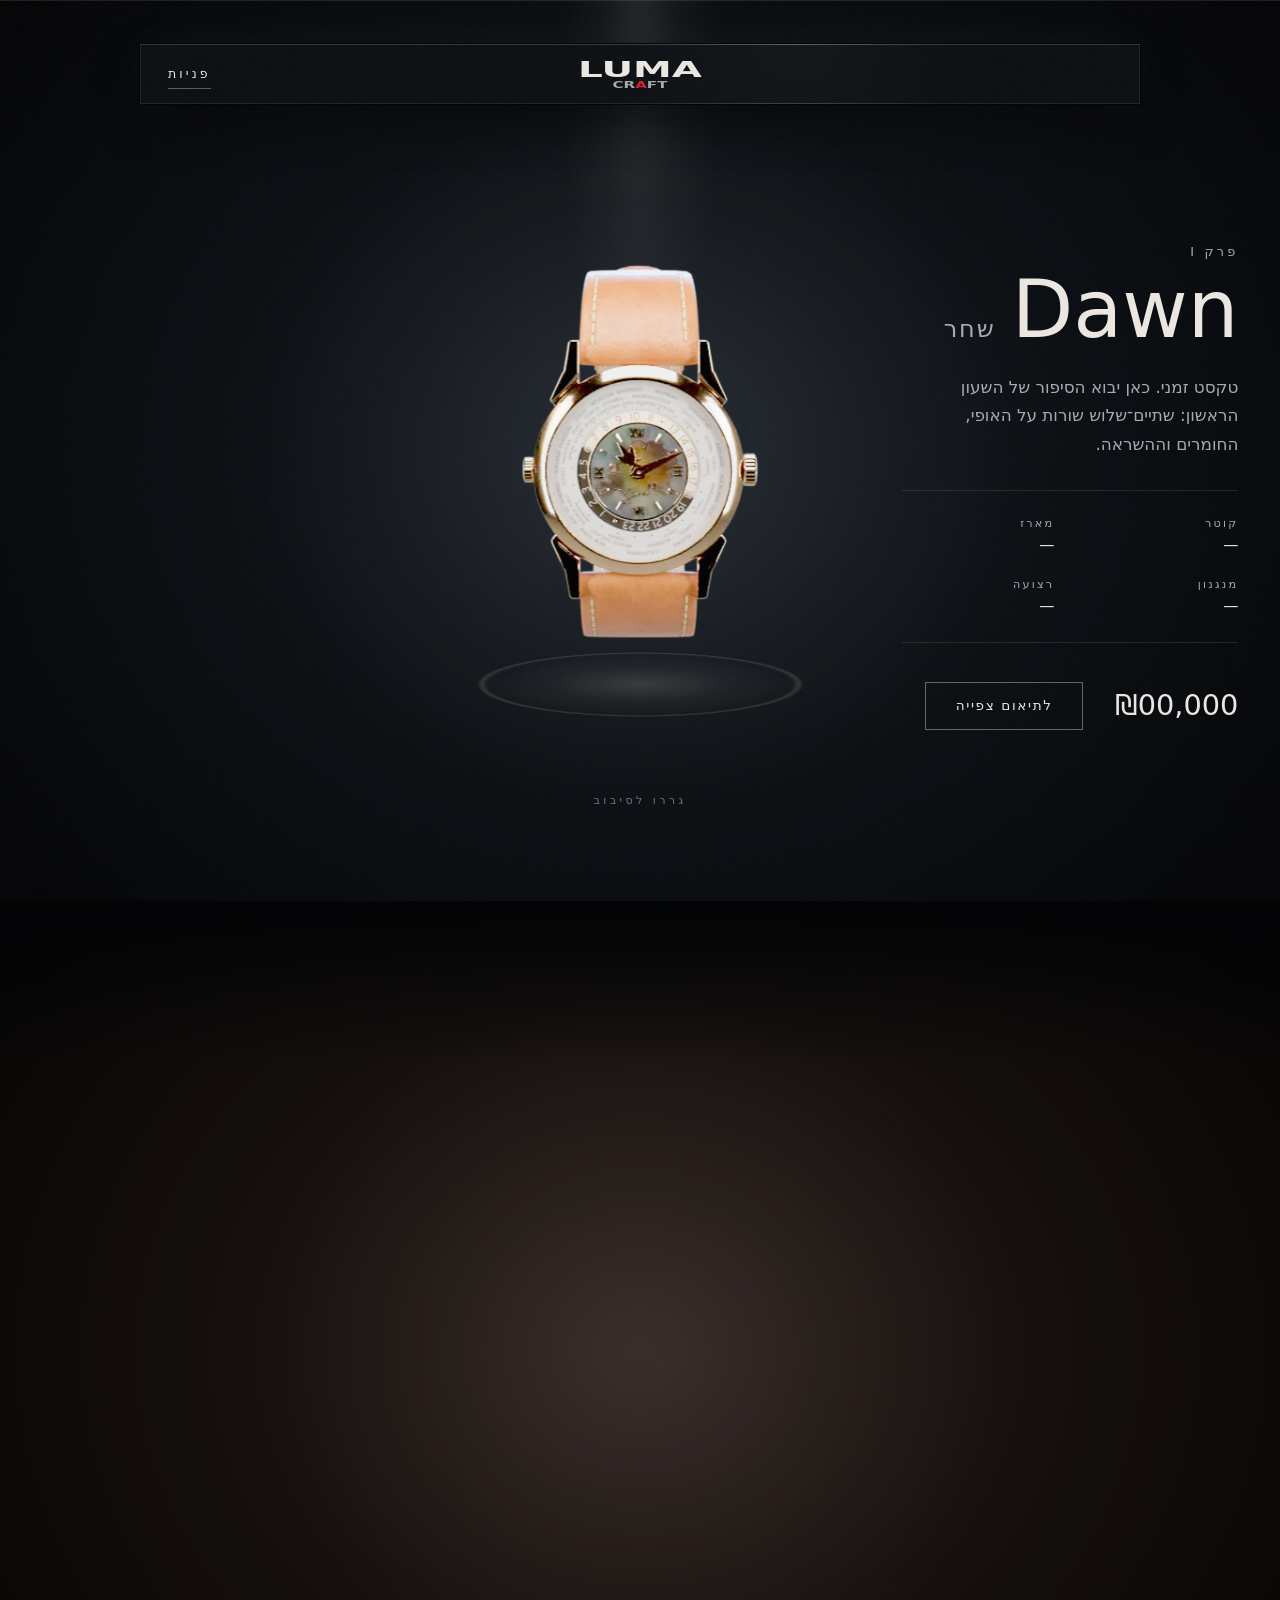
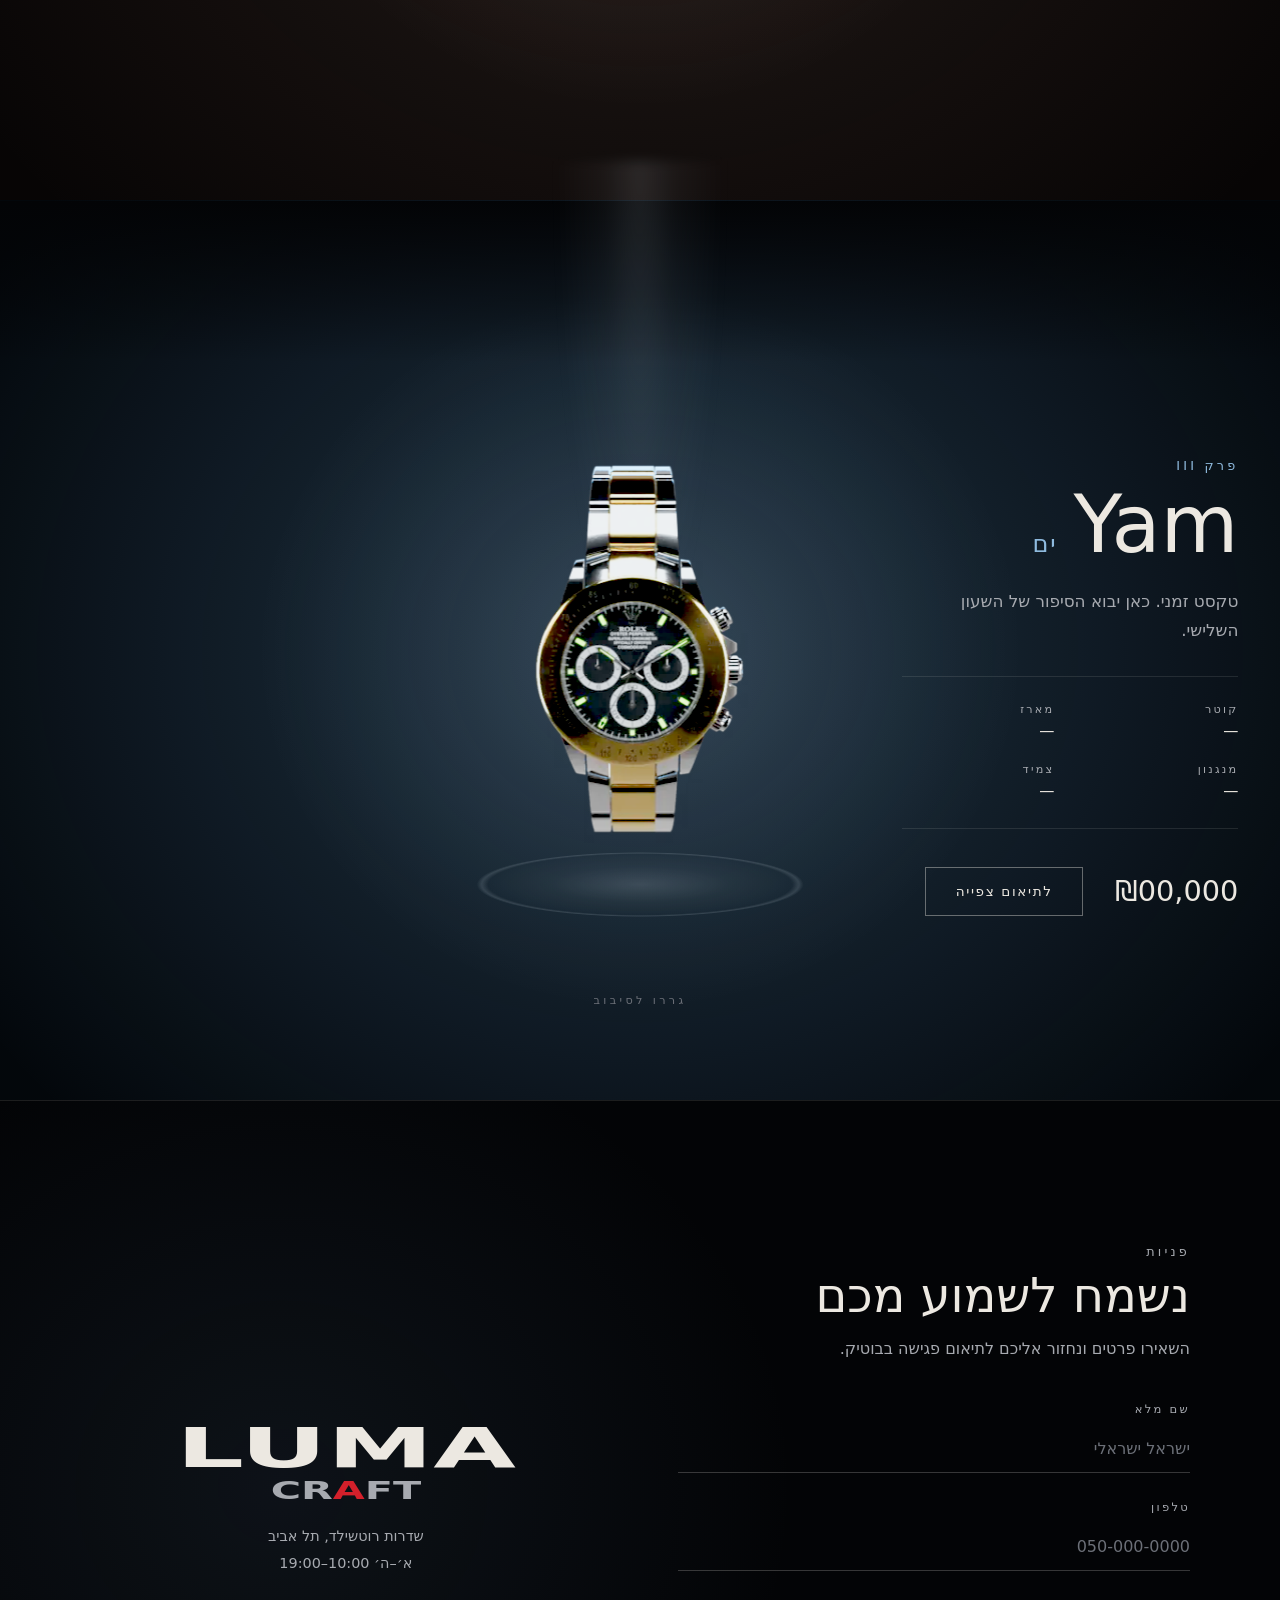
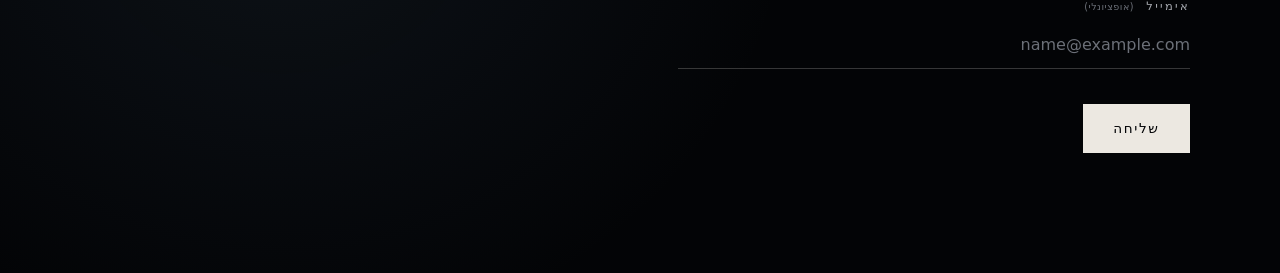
<file: frames/index.html>
<!doctype html>
<html lang="he" dir="rtl">
<head>
  <meta charset="utf-8">
  <meta name="viewport" content="width=device-width, initial-scale=1">
  <title>LUMA CRAFT · frames</title>
  <!-- Fonts are temporary system stacks (see --font-* in style.css) until final fonts are chosen -->
  <!-- Mark JS as available before first paint, so the intro covers the page from frame one -->
  <script>
    // FRAMES BRANCH: independent copy of the site for the pre-rendered image turntable.
    // Edit files in /frames/ only; models/assets are shared from ../assets.
    document.documentElement.classList.add("js-intro", "frames");
    // /?tempdes = hook for future design experiments (gate new CSS with .tempdes, JS with TEMPDES)
    if (new URLSearchParams(location.search).has("tempdes")) document.documentElement.classList.add("tempdes");
  </script>
  <link rel="stylesheet" href="css/style.css">
</head>
<body>

  <!-- ───────────── Floating navbar ───────────── -->
  <header class="nav-wrap">
    <nav class="nav" id="nav">
      <!-- Logo doubles as "back to top" (handled in main.js) -->
      <a href="#top" class="logo" id="logo" aria-label="LUMA CRAFT — חזרה לראש הדף">
        <!-- SVG text + textLength stretches the letters horizontally: wide, low letterforms.
             CRAFT is centered (text-anchor middle) and packed into a narrower length. -->
        <svg viewBox="0 0 140 36" class="logo-svg" aria-hidden="true">
          <text x="0" y="21" class="logo-main" textLength="140" lengthAdjust="spacingAndGlyphs">LUMA</text>
          <text x="70" y="34" class="logo-sub" text-anchor="middle" textLength="62" lengthAdjust="spacingAndGlyphs">CR<tspan class="logo-a">A</tspan>FT</text>
        </svg>
      </a>

      <a href="#contact" class="nav-cta">פניות</a>
    </nav>
  </header>

  <!-- Load intro: two black halves part from a line of light at the center -->
  <div class="intro" aria-hidden="true">
    <div class="intro-half intro-top"></div>
    <div class="intro-half intro-bottom"></div>
    <div class="intro-line"></div>
  </div>

  <main id="top">

    <!-- ───────────── Chapter I ───────────── -->
    <section class="chapter tone-1" id="ch1">
      <div class="chapter-text">
        <p class="chapter-num">פרק I</p>
        <h2 class="model-name">Dawn<span>שחר</span></h2>
        <p class="model-story">טקסט זמני. כאן יבוא הסיפור של השעון הראשון: שתיים־שלוש שורות על האופי, החומרים וההשראה.</p>
        <dl class="specs">
          <div><dt>קוטר</dt><dd>—</dd></div>
          <div><dt>מארז</dt><dd>—</dd></div>
          <div><dt>מנגנון</dt><dd>—</dd></div>
          <div><dt>רצועה</dt><dd>—</dd></div>
        </dl>
        <div class="price-row">
          <span class="price">₪00,000</span>
          <a href="#contact" class="btn">לתיאום צפייה</a>
        </div>
      </div>
      <!-- Dawn: "Patek Philippe Two-Crown Worldtime" by ar-watches (CC-BY 4.0), see assets/models/CREDITS.md -->
      <div class="chapter-stage" data-frames="media/dawn">
        <div class="stage-placeholder"><span>WATCH 01</span></div>
        <p class="drag-hint">גררו לסיבוב</p>
      </div>
    </section>

    <!-- ───────────── Chapter II ───────────── -->
    <section class="chapter tone-2" id="ch2">
      <div class="chapter-text">
        <p class="chapter-num">פרק II</p>
        <h2 class="model-name">Negev<span>נגב</span></h2>
        <p class="model-story">טקסט זמני. כאן יבוא הסיפור של השעון השני.</p>
        <dl class="specs">
          <div><dt>קוטר</dt><dd>—</dd></div>
          <div><dt>מארז</dt><dd>—</dd></div>
          <div><dt>מנגנון</dt><dd>—</dd></div>
          <div><dt>רצועה</dt><dd>—</dd></div>
        </dl>
        <div class="price-row">
          <span class="price">₪00,000</span>
          <a href="#contact" class="btn">לתיאום צפייה</a>
        </div>
      </div>
      <!-- Negev: "Timex Expedition Watch" by gorzi (CC-BY 4.0); display stand hidden -->
      <div class="chapter-stage" data-frames="media/negev">
        <div class="stage-placeholder"><span>WATCH 02</span></div>
        <p class="drag-hint">גררו לסיבוב</p>
      </div>
    </section>

    <!-- ───────────── Chapter III ───────────── -->
    <section class="chapter tone-3" id="ch3">
      <div class="chapter-text">
        <p class="chapter-num">פרק III</p>
        <h2 class="model-name">Yam<span>ים</span></h2>
        <p class="model-story">טקסט זמני. כאן יבוא הסיפור של השעון השלישי.</p>
        <dl class="specs">
          <div><dt>קוטר</dt><dd>—</dd></div>
          <div><dt>מארז</dt><dd>—</dd></div>
          <div><dt>מנגנון</dt><dd>—</dd></div>
          <div><dt>צמיד</dt><dd>—</dd></div>
        </dl>
        <div class="price-row">
          <span class="price">₪00,000</span>
          <a href="#contact" class="btn">לתיאום צפייה</a>
        </div>
      </div>
      <div class="chapter-stage" data-frames="media/yam">
        <div class="stage-placeholder"><span>WATCH 03</span></div>
        <p class="drag-hint">גררו לסיבוב</p>
      </div>
    </section>

    <!-- ───────────── Contact (visual only, the form doesn't send yet) ───────────── -->
    <section class="contact" id="contact">
      <div class="contact-inner">
        <div class="contact-form-col">
          <p class="chapter-num">פניות</p>
          <h2 class="contact-title">נשמח לשמוע מכם</h2>
          <p class="contact-lead">השאירו פרטים ונחזור אליכם לתיאום פגישה בבוטיק.</p>
          <form class="form" onsubmit="return false">
            <div class="field">
              <label for="f-name">שם מלא</label>
              <input id="f-name" type="text" autocomplete="name" placeholder="ישראל ישראלי">
            </div>
            <div class="field">
              <label for="f-phone">טלפון</label>
              <input id="f-phone" type="tel" autocomplete="tel" dir="ltr" placeholder="050-000-0000" style="text-align:right">
            </div>
            <div class="field">
              <label for="f-email">אימייל <small>(אופציונלי)</small></label>
              <input id="f-email" type="email" autocomplete="email" dir="ltr" placeholder="name@example.com" style="text-align:right">
            </div>
            <button type="button" class="btn">שליחה</button>
          </form>
        </div>

        <div class="contact-brand">
          <svg viewBox="0 0 140 36" class="logo-svg" aria-label="LUMA CRAFT" role="img">
            <text x="0" y="21" class="logo-main" textLength="140" lengthAdjust="spacingAndGlyphs">LUMA</text>
            <text x="70" y="34" class="logo-sub" text-anchor="middle" textLength="62" lengthAdjust="spacingAndGlyphs">CR<tspan class="logo-a">A</tspan>FT</text>
          </svg>
          <p>שדרות רוטשילד, תל אביב<br>א׳–ה׳ 10:00–19:00</p>
        </div>
      </div>
    </section>
  </main>

  <!-- Import map: lets the browser resolve `import "three"` without a bundler -->
  <script type="importmap">
  { "imports": {
      "three": "https://unpkg.com/three@0.160.0/build/three.module.js",
      "three/addons/": "https://unpkg.com/three@0.160.0/examples/jsm/"
  } }
  </script>
  <script src="js/main.js"></script>
  <script type="module" src="js/frameplayer.js"></script>
</body>
</html>
</file>
<file: frames/css/style.css>
/* ─────────────────────────────────────────────
   LUMA CRAFT, v1 base
   All colors and fonts are tokens, so changing them means editing one place.
   ───────────────────────────────────────────── */
:root {
  /* Blend of both directions: true black with a cool steel undertone (v1),
     lit by high-contrast ceramic white (v2). */
  --bg-0: #030406;        /* page: black, just barely cool */
  --surface: #0c0f13;     /* raised surfaces (navbar): cool charcoal */
  --steel-rgb: 74, 104, 138;   /* the cool halo around each light */

  /* Ceramic white: a soft, slightly warm off-white like glazed porcelain.
     One base value; lighter/dimmer versions are mixed from it. */
  --ceramic: #ece8e1;
  --ceramic-rgb: 236, 232, 225;
  --text: var(--ceramic);
  --text-dim: #a7aab0;    /* neutral-cool grey, sits between ceramic and steel */
  --text-faint: #6c7078;
  --line: rgba(var(--ceramic-rgb), 0.11);
  --red: #d3202b;         /* the logo's A */

  /* Temporary fonts, to be replaced with the chosen ones */
  --font-logo: "Arial Black", "Segoe UI", system-ui, sans-serif;
  --font-display: "Segoe UI", "Arial Hebrew", system-ui, sans-serif;
  --font-body: "Segoe UI", "Arial Hebrew", system-ui, sans-serif;

  --gutter: clamp(16px, 5vw, 72px);
  --ease: cubic-bezier(.2, .7, .1, 1);
}

*, *::before, *::after { box-sizing: border-box; }
html { scroll-behavior: auto; }   /* JS does the easing (main.js → glideTo) */
body {
  margin: 0;
  background: var(--bg-0);
  color: var(--text);
  font-family: var(--font-body);
  font-weight: 300;
  line-height: 1.7;
  -webkit-font-smoothing: antialiased;
  overflow-x: hidden;
}
a { color: inherit; text-decoration: none; }

/* Film grain over the whole page: very faint noise keeps flat black from looking dead */
body::after {
  content: "";
  position: fixed; inset: 0;
  pointer-events: none;
  z-index: 50;
  opacity: .045;
  background-image: url("data:image/svg+xml,%3Csvg xmlns='http://www.w3.org/2000/svg' width='160' height='160'%3E%3Cfilter id='n'%3E%3CfeTurbulence type='fractalNoise' baseFrequency='.9' numOctaves='2' stitchTiles='stitch'/%3E%3C/filter%3E%3Crect width='100%25' height='100%25' filter='url(%23n)'/%3E%3C/svg%3E");
}

/* ───────────── Floating navbar ───────────── */
.nav-wrap {
  position: fixed; inset: 44px var(--gutter) auto;
  z-index: 40;
  display: flex; justify-content: center;
  pointer-events: none;   /* only the bar itself is clickable, not the empty area around it */
}
.nav {
  --fx: 30%; --fy: 0%;    /* flare position, driven by main.js */
  pointer-events: auto;
  position: relative;
  width: min(1000px, 100%);
  /* Three equal-weight columns keep the logo centered: contact (right, RTL start) | logo | empty */
  display: grid; grid-template-columns: 1fr auto 1fr; align-items: center;
  padding: 14px 28px;
  background: color-mix(in srgb, var(--surface) 94%, transparent);
  backdrop-filter: blur(14px) saturate(120%);
  -webkit-backdrop-filter: blur(14px) saturate(120%);
  border-radius: 0;          /* sharp corners: deliberate, not the usual rounded "app" bar */
  /* On a black page a dark shadow is invisible, so separation has to come from light:
     a slightly lighter surface, a ceramic hairline edge, a brighter top edge (light from above),
     and a very faint ceramic halo around the bar. The dark shadow underneath adds depth. */
  box-shadow:
    inset 0 0 0 1px rgba(var(--ceramic-rgb), .09),
    inset 0 1px 0 rgba(var(--ceramic-rgb), .10),
    0 0 0 1px rgba(0, 0, 0, .9),
    0 18px 50px -10px rgba(0, 0, 0, 1),
    0 0 60px -6px rgba(var(--ceramic-rgb), .07);
  isolation: isolate;
}
/* Flare, part 1: a soft white glow inside the bar */
.nav::before {
  content: "";
  position: absolute; inset: 0;
  border-radius: inherit;
  background: radial-gradient(260px circle at var(--fx) var(--fy), rgba(var(--ceramic-rgb), .03), transparent 65%);
  z-index: -1;
  pointer-events: none;
}
/* Flare, part 2: the same glow drawn only on the 1px border, like light catching an edge.
   The mask shows the gradient everywhere except the padding box, which leaves just the rim. */
.nav::after {
  content: "";
  position: absolute; inset: 0;
  border-radius: inherit;
  padding: 1px;
  background: radial-gradient(220px circle at var(--fx) var(--fy), rgba(var(--ceramic-rgb), .2), transparent 70%);
  -webkit-mask: linear-gradient(#000 0 0) content-box, linear-gradient(#000 0 0);
  -webkit-mask-composite: xor;
          mask-composite: exclude;
  pointer-events: none;
}

/* ───────────── Load intro ─────────────
   The line of light doubles as the loading bar: its width (--p, set by main.js) follows the
   models' download progress. When everything is ready (or after a max wait), main.js adds
   html.opened: the halves part, the page settles from a slight zoom, the navbar glides in last.
   Gated on html.js-intro (set in <head>), so without JS the page simply shows. */
:root { --intro-ease: cubic-bezier(.65, 0, .25, 1); --settle-ease: cubic-bezier(.22, 1, .36, 1); }
.intro { display: none; }
.js-intro .intro { display: block; position: fixed; inset: 0; z-index: 60; pointer-events: none; }
.intro-half {
  position: absolute; inset-inline: 0; height: 50.5%;   /* .5% overlap hides any seam */
  background: var(--bg-0);
  transition: transform 1.35s var(--intro-ease);
}
.intro-top    { top: 0; }
.intro-bottom { bottom: 0; }
.intro-line {
  position: absolute; top: 50%; inset-inline: 0; height: 1px;
  background: linear-gradient(90deg, transparent, rgba(var(--ceramic-rgb), .6) 50%, transparent);
  transform: scaleX(var(--p, 0));
  transition: transform .6s var(--settle-ease), opacity .8s ease;
}
.opened .intro-top    { transform: translateY(-100%); }
.opened .intro-bottom { transform: translateY(100%); }
.opened .intro-line   { opacity: 0; transition-delay: 0s, .15s; }

.js-intro main { transform: scale(1.035); opacity: .4; }
.js-intro.opened main { transform: none; opacity: 1; transition: transform 1.9s var(--settle-ease), opacity 1.9s var(--settle-ease); }
.js-intro .nav-wrap { transform: translateY(-16px); opacity: 0; }
.js-intro.opened .nav-wrap { transform: none; opacity: 1; transition: transform 1.1s var(--settle-ease) .75s, opacity 1.1s var(--settle-ease) .75s; }

/* Temporary logo */
.logo { display: block; direction: ltr; line-height: 0; }
.nav .logo { grid-area: 1 / 2; }
.logo-svg { width: 124px; height: auto; display: block; overflow: visible; direction: ltr; }  /* SVG text breaks if it inherits RTL */
.logo-main {
  font-family: var(--font-logo);
  font-size: 23px;          /* glyph height; textLength sets the width, so letters come out wide and low */
  font-weight: 900;
  fill: var(--text);
}
.logo-a { fill: var(--red); }
.logo-sub {
  font-family: var(--font-logo);
  font-size: 10px;
  font-weight: 800;
  fill: var(--text-dim);
}

.nav-cta {
  grid-area: 1 / 3;         /* third column = LEFT edge in RTL, balancing the centered logo */
  justify-self: end;
  font-size: .78rem; letter-spacing: .25em;
  color: var(--text);
  padding: 4px 0;
  border-bottom: 1px solid rgba(var(--ceramic-rgb), .35);
  transition: border-color .3s, color .3s;
}
.nav-cta:hover { border-color: var(--text); }

/* ───────────── Chapters (same layout as the v0 demo) ───────────── */
.chapter {
  min-height: 100svh;
  display: grid;
  grid-template-columns: minmax(0, 5fr) minmax(0, 6fr);  /* RTL: text on the right, stage on the left */
  align-items: center;
  gap: 2rem;
  padding: 150px var(--gutter) 80px;
  position: relative;
  border-top: 1px solid var(--line);
}
/* Each room has two lights stacked: a tight ceramic-white core (contrast)
   inside a wider cool steel halo (character). Edges fall to true black. */
.chapter {
  /* Per-chapter light: override these three to re-theme a chapter (see the chapter moods below) */
  --core-rgb: var(--ceramic-rgb);   /* the bright light at the center */
  --halo-rgb: var(--steel-rgb);     /* the wide colored glow around it */
  --base: var(--bg-0);              /* the room's black */
  background: var(--base);
}
.tone-1, .tone-2, .tone-3 {
  background:
    radial-gradient(ellipse 30% 40% at var(--light-x, 30%) 50%, rgba(var(--core-rgb), var(--core, .10)) 0%, transparent 100%),
    radial-gradient(ellipse 62% 75% at var(--light-x, 30%) 50%, rgba(var(--halo-rgb), var(--halo, .20)) 0%, transparent 100%),
    var(--base);
}
.tone-2 { --core: .085; --halo: .14; }
.tone-3 { --core: .11;  --halo: .26; }

.chapter-text { max-width: 30rem; }
.chapter-num {
  color: var(--text-dim);
  letter-spacing: .25em;
  font-size: .8rem;
  margin: 0;
}
.model-name {
  font-family: var(--font-display);
  font-weight: 300;
  font-size: clamp(2.8rem, 6.5vw, 5rem);
  line-height: 1;
  margin: .5rem 0 1.4rem;
  display: flex; align-items: baseline; gap: 1rem; flex-wrap: wrap;
}
.model-name span { font-size: .3em; color: var(--text-dim); letter-spacing: .08em; }
.model-story { font-size: 1.05rem; margin: 0 0 2rem; color: var(--text-dim); }

.specs {
  display: grid; grid-template-columns: 1fr 1fr;
  gap: 1rem 2rem;
  margin: 0 0 2.4rem;
  padding: 1.4rem 0;
  border-block: 1px solid var(--line);
}
.specs dt { font-size: .7rem; letter-spacing: .2em; color: var(--text-dim); }
.specs dd { margin: 0; font-size: .95rem; }

.price-row { display: flex; align-items: center; gap: 2rem; flex-wrap: wrap; }
.price { font-family: var(--font-display); font-size: 1.8rem; font-weight: 300; direction: ltr; }
.btn {
  display: inline-block;
  padding: .8rem 1.9rem;
  box-shadow: inset 0 0 0 1px rgba(var(--ceramic-rgb), .4);
  font-size: .85rem; letter-spacing: .12em;
  transition: background .35s, color .35s;
}
.btn:hover { background: var(--text); color: var(--bg-0); }

/* Stage: placeholder until the 3D watch goes back in */
.chapter-stage { position: relative; height: min(74svh, 700px); display: grid; place-items: center; }
.stage-placeholder {
  width: min(70%, 420px); aspect-ratio: 1;
  border-radius: 50%;
  display: grid; place-items: center;
  background: radial-gradient(circle at 50% 40%, rgba(var(--ceramic-rgb), .06), transparent 65%);
  box-shadow: inset 0 0 0 1px rgba(var(--ceramic-rgb), .14);
}
.stage-placeholder span { font-size: .72rem; letter-spacing: .4em; color: var(--text-dim); direction: ltr; }

/* ─── Imaginary pedestal + spotlight ───
   ::before = a very soft cone of ceramic light falling from above onto the watch
   ::after  = the pedestal top: a pool of light where the cone lands, with a faint rim
   Both sit behind the canvas (z-index), so the watch appears to stand in the light. */
.chapter-stage::before,
.chapter-stage::after { content: ""; position: absolute; pointer-events: none; z-index: 0; }
.chapter-stage::before {
  left: 50%; top: -18%; width: 64%; height: 100%;
  transform: translateX(-50%);
  background:
    radial-gradient(ellipse 34% 100% at 50% 0%, rgba(var(--core-rgb), .075), transparent 72%),
    radial-gradient(ellipse 14% 80% at 50% 0%, rgba(var(--core-rgb), .05), transparent 70%);
  filter: blur(6px);
}
.chapter-stage::after {
  left: 50%; bottom: 13%; width: 58%; aspect-ratio: 5 / 1;
  transform: translateX(-50%);
  border-radius: 50%;
  background:
    radial-gradient(ellipse closest-side, transparent 93%, rgba(var(--core-rgb), .14) 97%, transparent 100%),
    radial-gradient(ellipse closest-side, rgba(var(--core-rgb), .16), rgba(var(--core-rgb), .045) 55%, transparent 100%);
}
.stage-placeholder, .watch-canvas { z-index: 1; }
.stage-placeholder { width: min(52%, 320px); margin-bottom: 12%; }
/* 3D canvas fills the stage; the placeholder ring sits underneath and fades out once the model loads */
.watch-canvas { position: absolute; inset: 0; width: 100%; height: 100%; cursor: grab; touch-action: pan-y; /* phones: vertical swipes still scroll the page */ opacity: 0; transition: opacity 1.2s var(--ease); }
.watch-canvas:active { cursor: grabbing; }
.chapter-stage.loaded .watch-canvas { opacity: 1; }
.stage-placeholder { transition: opacity .8s; }
.chapter-stage.loaded .stage-placeholder { opacity: 0; }
.drag-hint {
  position: absolute; bottom: 0; z-index: 2; left: 50%; transform: translateX(-50%);
  margin: 0; font-size: .7rem; letter-spacing: .3em; color: var(--text-faint);
  pointer-events: none; transition: opacity .6s;
}
.chapter-stage.touched .drag-hint { opacity: 0; }

/* Text reveal on scroll */
.chapter-text > *, .chapter-stage { opacity: 0; transform: translateY(22px); transition: opacity 1s var(--ease), transform 1s var(--ease); }
.chapter.in-view .chapter-text > *, .chapter.in-view .chapter-stage { opacity: 1; transform: none; }
.chapter.in-view .chapter-text > *:nth-child(2) { transition-delay: .08s; }
.chapter.in-view .chapter-text > *:nth-child(3) { transition-delay: .16s; }
.chapter.in-view .chapter-text > *:nth-child(4) { transition-delay: .24s; }
.chapter.in-view .chapter-text > *:nth-child(5) { transition-delay: .32s; }
.chapter.in-view .chapter-stage { transition-delay: .2s; }

/* ───────────── A mood per chapter ─────────────
   Chapter I keeps the house colors (they belong with the navbar).
   The navbar itself never changes. Each later chapter only swaps its light and
   its black, so the site's language stays the same while each room gets character. */

/* II · Negev: cameo. Dusty rose-sand light, like carved shell in desert dusk. Warm black. */
#ch2 {
  --base: #070505;
  --core-rgb: 242, 226, 216;   /* cameo ivory */
  --halo-rgb: 168, 120, 104;   /* cameo rose-sand */
  --core: .10; --halo: .19;
}
#ch2 .chapter-num,
#ch2 .model-name span { color: #c9a596; }

/* III · Yam: a clear day at sea. Lighter sky-blue glow, a deep-water black. */
#ch3 {
  --base: #03070b;
  --core-rgb: 226, 239, 248;   /* sea-light white */
  --halo-rgb: 96, 156, 206;    /* daylight blue */
  --core: .12; --halo: .30;
}
#ch3 .chapter-num,
#ch3 .model-name span { color: #8fbbdf; }

/* Soft hand-off between rooms: a short fade from the previous chapter's black */
.chapter + .chapter { border-top-color: transparent; }
.chapter + .chapter::before {
  content: ""; position: absolute; inset: 0 0 auto; height: 18%;
  background: linear-gradient(var(--bg-0), transparent);
  pointer-events: none;
}

/* ───────────── Contact ───────────── */
.contact {
  padding: 140px var(--gutter) 120px;
  border-top: 1px solid var(--line);
  background:
    radial-gradient(ellipse 40% 60% at 22% 50%, rgba(var(--steel-rgb), .14), transparent 100%),
    var(--bg-0);
}
.contact-inner {
  width: min(1100px, 100%); margin: 0 auto;
  display: grid; grid-template-columns: minmax(0, 1fr) minmax(0, 1fr);  /* RTL: form right, logo left */
  gap: clamp(2rem, 6vw, 6rem); align-items: center;
}
.contact-title { font-family: var(--font-display); font-weight: 300; font-size: clamp(2rem, 4vw, 3rem); line-height: 1.1; margin: .4rem 0 .8rem; }
.contact-lead { color: var(--text-dim); margin: 0 0 2.4rem; }

.form { display: grid; gap: 1.6rem; }
.field { display: grid; gap: .35rem; }
.field label { font-size: .72rem; letter-spacing: .2em; color: var(--text-dim); }
.field label small { letter-spacing: .05em; color: var(--text-faint); margin-inline-start: .4rem; }
.field input {
  font: inherit; font-size: 1rem; color: var(--text);
  background: transparent;
  border: 0; border-bottom: 1px solid rgba(var(--ceramic-rgb), .22);
  padding: .6rem 0;
  outline: none;
  transition: border-color .3s;
}
.field input::placeholder { color: var(--text-faint); }
.field input:focus { border-color: var(--text); }
.form .btn { justify-self: start; margin-top: .6rem; background: var(--text); color: var(--bg-0); border: 0; font: inherit; font-size: .85rem; letter-spacing: .12em; cursor: pointer; }
.form .btn:hover { background: transparent; color: var(--text); box-shadow: inset 0 0 0 1px var(--text); }

.contact-brand { display: grid; justify-items: center; gap: 1.2rem; text-align: center; }
.contact-brand .logo-svg { width: min(340px, 80%); }
.contact-brand p { margin: 0; color: var(--text-dim); font-size: .9rem; line-height: 1.9; }

/* ───────────── Mobile ───────────── */
/* ───────────── Wide screens: the watch is the center of the chapter ─────────────
   The stage is pulled out of the grid and centered in the whole section (inset 0 + margin auto
   centers without using transform, which the reveal animation already uses).
   The text keeps its spot on the right, just narrower and a touch closer to the edge. */
@media (min-width: 1180px) {
  .chapter { grid-template-columns: 1fr; --light-x: 50%; }
  .chapter-text { max-width: 21rem; margin-inline-start: calc(var(--gutter) * -0.35); position: relative; z-index: 2; }
  .chapter-stage {
    position: absolute; inset: 0; margin: auto;
    width: min(44vw, 640px); height: min(80svh, 780px);
  }
}

@media (max-width: 860px) {
  .chapter { grid-template-columns: 1fr; padding-top: 100px; gap: 1rem; }
  .chapter-stage { order: -1; height: 46svh; }
  .specs { gap: .8rem 1.2rem; }
  .contact-inner { grid-template-columns: 1fr; }
  .contact-brand { order: -1; }
  .contact-brand .logo-svg { width: 200px; }
}

@media (prefers-reduced-motion: reduce) {
  *, *::before, *::after { transition: none !important; }
  .js-intro .intro { display: none; }
  .js-intro main, .js-intro .nav-wrap { transform: none; opacity: 1; }
  .chapter-text > *, .chapter-stage { opacity: 1; transform: none; }
}
</file>
